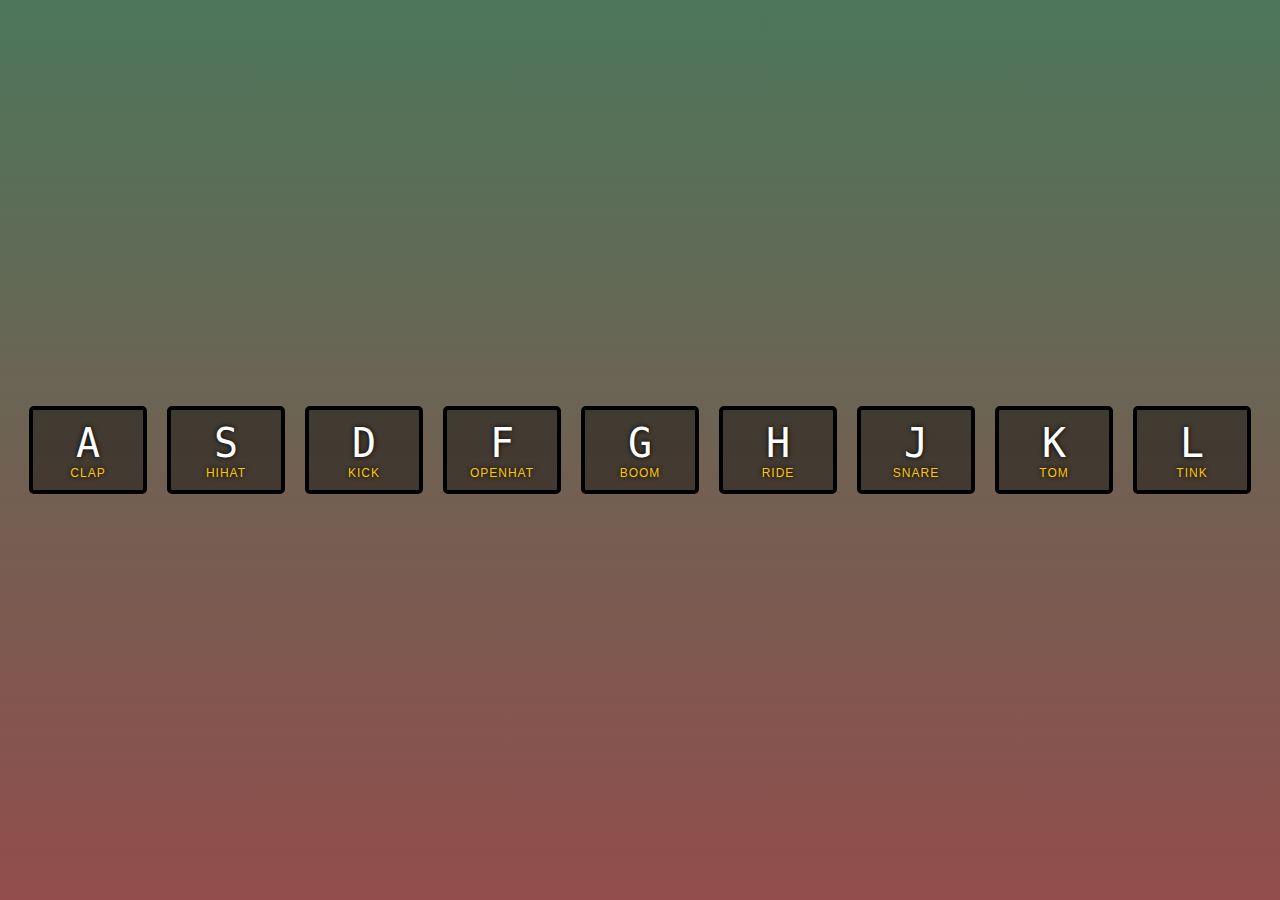
<file: drum-kit/index.html>
<html>
<head>
<link rel="stylesheet" type="text/css" href="app.css">
</head>
<body>

<div class="keys">
    <div data-key="65" class="key">
      <kbd>A</kbd>
      <span class="sound">clap</span>
    </div>
    <div data-key="83" class="key">
      <kbd>S</kbd>
      <span class="sound">hihat</span>
    </div>
    <div data-key="68" class="key">
      <kbd>D</kbd>
      <span class="sound">kick</span>
    </div>
    <div data-key="70" class="key">
      <kbd>F</kbd>
      <span class="sound">openhat</span>
    </div>
    <div data-key="71" class="key">
      <kbd>G</kbd>
      <span class="sound">boom</span>
    </div>
    <div data-key="72" class="key">
      <kbd>H</kbd>
      <span class="sound">ride</span>
    </div>
    <div data-key="74" class="key">
      <kbd>J</kbd>
      <span class="sound">snare</span>
    </div>
    <div data-key="75" class="key">
      <kbd>K</kbd>
      <span class="sound">tom</span>
    </div>
    <div data-key="76" class="key">
      <kbd>L</kbd>
      <span class="sound">tink</span>
    </div>
  </div>
    
  <audio data-key="65" src="sounds/clap.wav"></audio>
  <audio data-key="83" src="sounds/hihat.wav"></audio>
  <audio data-key="68" src="sounds/kick.wav"></audio>
  <audio data-key="70" src="sounds/openhat.wav"></audio>
  <audio data-key="71" src="sounds/boom.wav"></audio>
  <audio data-key="72" src="sounds/ride.wav"></audio>
  <audio data-key="74" src="sounds/snare.wav"></audio>
  <audio data-key="75" src="sounds/tom.wav"></audio>
  <audio data-key="76" src="sounds/tink.wav"></audio>

<script src="app.js"></script>
</body>
</html>
</file>
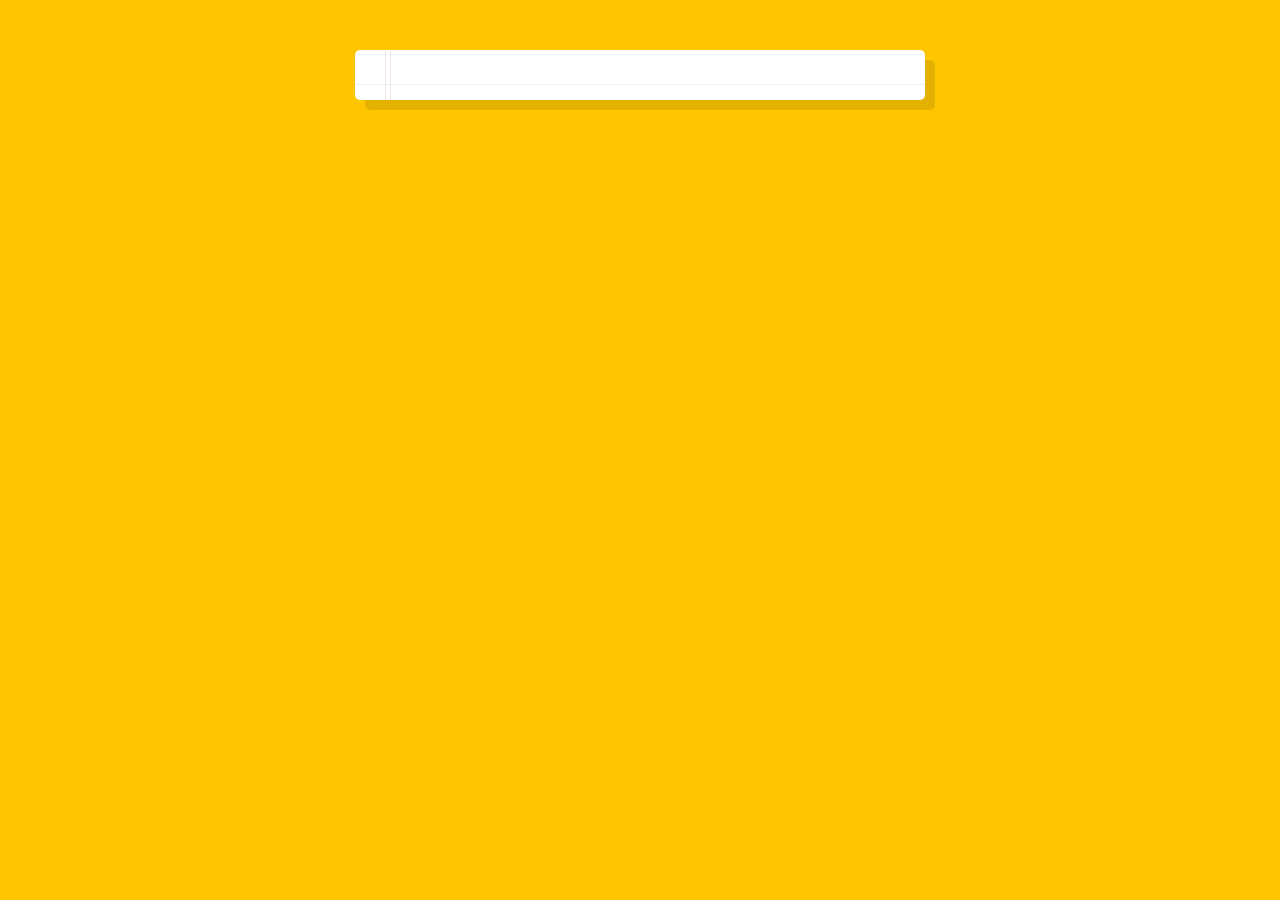
<file: SpeechRecognaization/index.html>
<!DOCTYPE html>
<html lang="en">
<head>
  <meta charset="UTF-8">
  <title>Speech Detection</title>
</head>
<body>

  <div class="words" contenteditable>
  </div>

<script>
  window.SpeechRecognition = window.SpeechRecognition || window.webkitSpeechRecognition;

const recognition=new SpeechRecognition();
recognition.interimResults=true;

let p=document.createElement('p');
const words=document.querySelector('.words');
words.appendChild(p);

recognition.addEventListener('result',e=>{
    const transcript=Array.from(e.results)
        .map(result => result[0])
        .map(result => result.transcript)
        .join('')
    
    p.textContent=transcript;
    
    if(e.results[0].isFinal){
        p=document.createElement('p');
        words.appendChild(p);
    }
    console.log(transcript);
});

recognition.addEventListener('end',recognition.start);
recognition.start();

</script>


  <style>
    html {
      font-size: 10px;
    }

    body {
      background:#ffc600;
      font-family: 'helvetica neue';
      font-weight: 200;
      font-size: 20px;
    }

    .words {
      max-width:500px;
      margin:50px auto;
      background:white;
      border-radius:5px;
      box-shadow:10px 10px 0 rgba(0,0,0,0.1);
      padding:1rem 2rem 1rem 5rem;
      background: -webkit-gradient(linear, 0 0, 0 100%, from(#d9eaf3), color-stop(4%, #fff)) 0 4px;
      background-size: 100% 3rem;
      position: relative;
      line-height:3rem;
    }
    p {
      margin: 0 0 3rem;
    }

    .words:before {
      content: '';
      position: absolute;
      width: 4px;
      top: 0;
      left: 30px;
      bottom: 0;
      border: 1px solid;
      border-color: transparent #efe4e4;
    }
  </style>

</body>
</html>
</file>
<file: drum-kit/app.css>
html {
  font-size: 10px;
  background: url(http://i.imgur.com/b9r5sEL.jpg) bottom center;
    background-image: -webkit-linear-gradient(top, rgba(0,60,20,0.7) 0%,rgba(100,2,0,0.7) 100%), url(http://i.imgur.com/b9r5sEL.jpg);
    background-image: linear-gradient(to bottom, rgba(0,60,20,0.7) 0%,rgba(100,2,0,0.7) 100%), url(http://i.imgur.com/b9r5sEL.jpg);
  background-size: cover;
}
body,html {
  margin: 0;
  padding: 0;
  font-family: sans-serif;
}

.keys {
  display: -webkit-box;
  display: -ms-flexbox;
  display: flex;
  -webkit-box-flex: 1;
  -ms-flex: 1;
  flex: 1;
  min-height: 100vh;
  -webkit-box-align: center;
  -ms-flex-align: center;
  align-items: center;
  -webkit-box-pack: center;
  -ms-flex-pack: center;
  justify-content: center;
}

.key {
  border: .4rem solid black;
  border-radius: .5rem;
  margin: 1rem;
  font-size: 1.5rem;
  padding: 1rem .5rem;
  -webkit-transition: all .07s ease;
  transition: all .07s ease;
  width: 10rem;
  text-align: center;
  color: white;
  background: rgba(0,0,0,0.4);
  text-shadow: 0 0 .5rem black;
}

.playing {
  -webkit-transform: scale(1.1);
  transform: scale(1.1);
  border-color: #ffc600;
  box-shadow: 0 0 1rem #ffc600;
}

kbd {
  display: block;
  font-size: 4rem;
}

.sound {
  font-size: 1.2rem;
  text-transform: uppercase;
  letter-spacing: .1rem;
  color: #ffc600;
}
</file>
